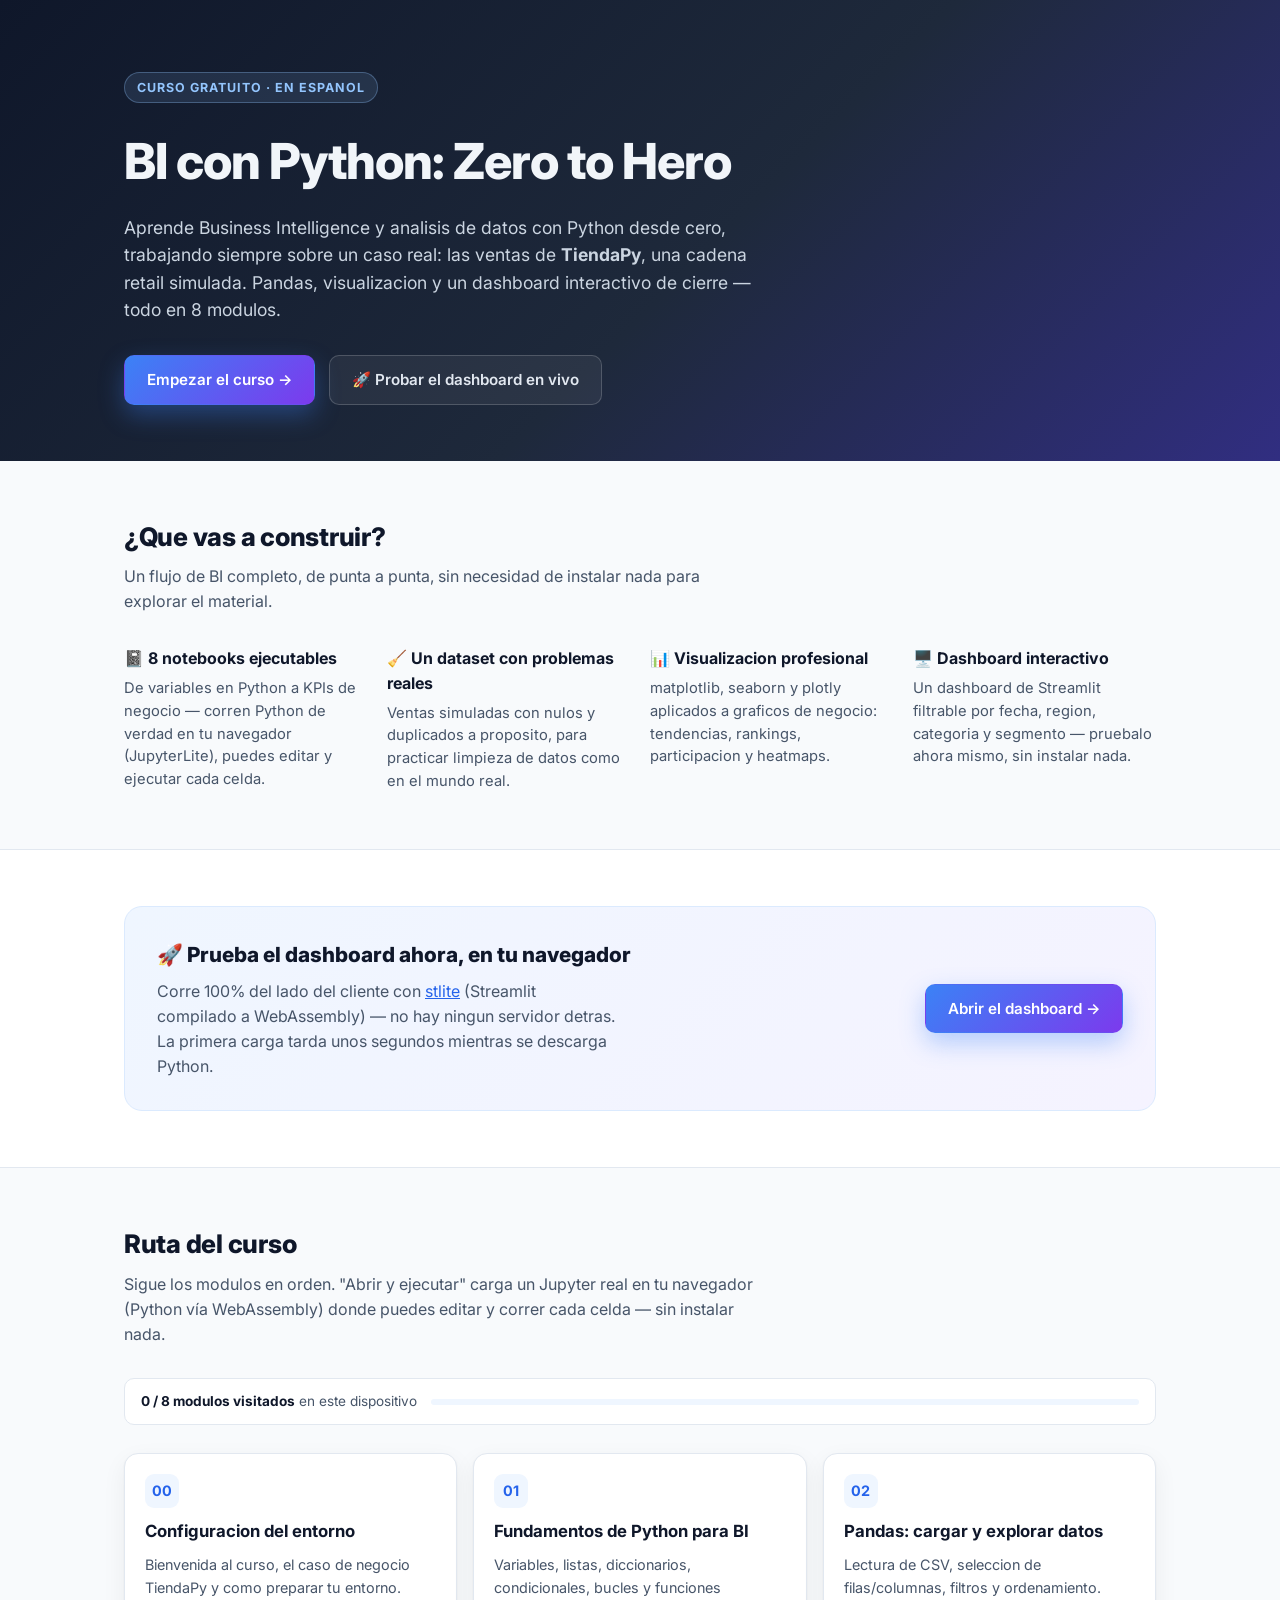
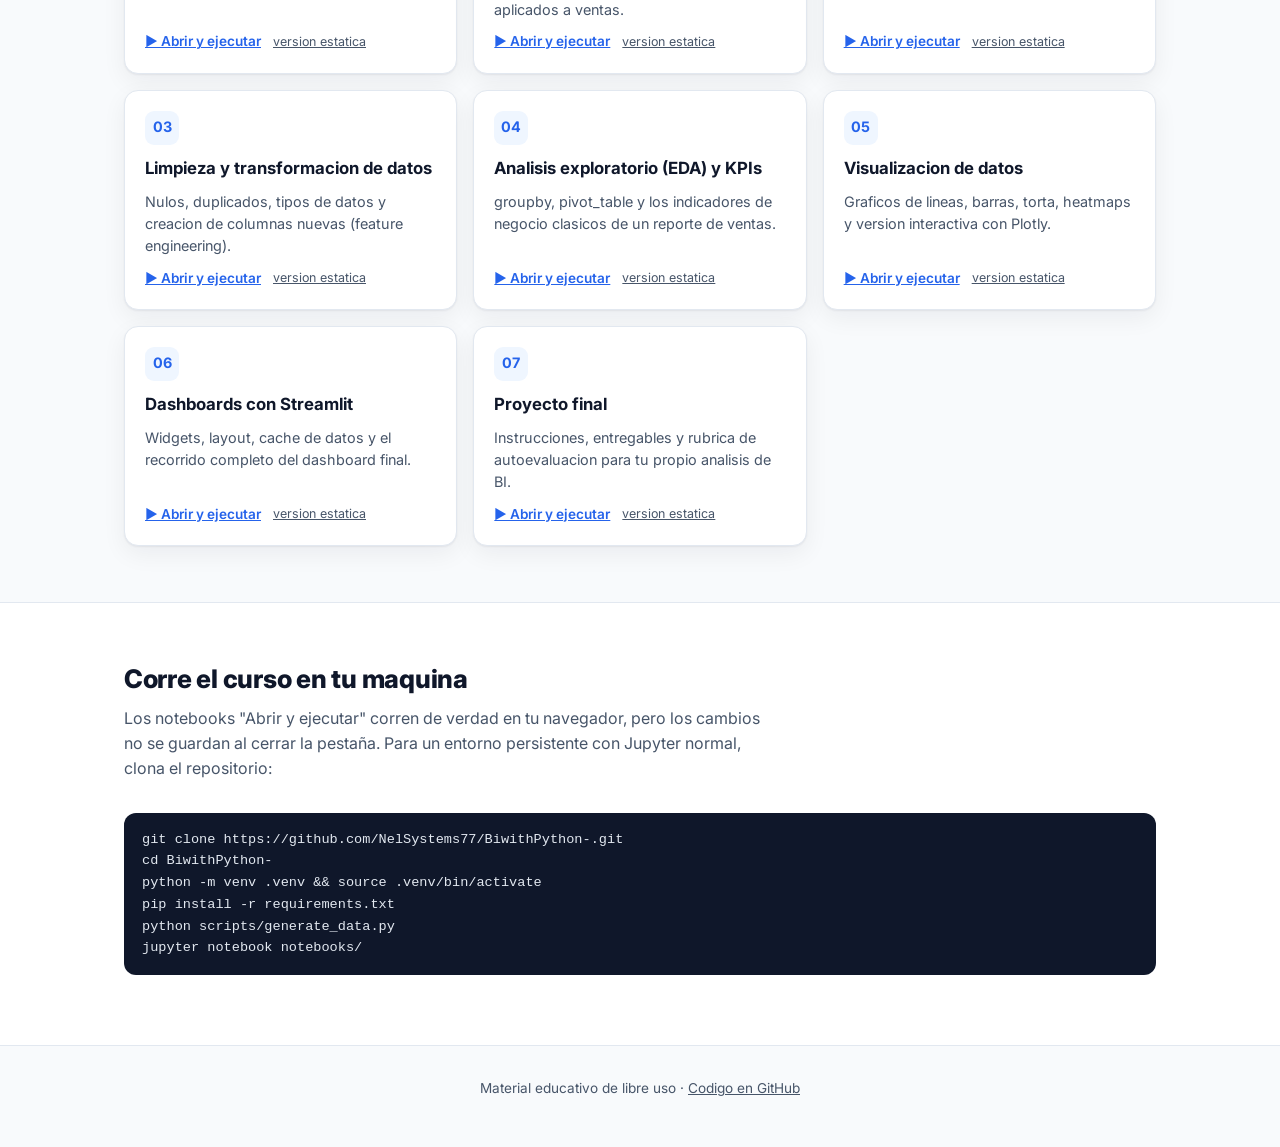
<file: docs/index.html>
<!doctype html>
<html lang="es">
<head>
  <meta charset="utf-8" />
  <meta name="viewport" content="width=device-width, initial-scale=1" />
  <title>BI con Python: Zero to Hero</title>
  <meta name="description" content="Curso practico en espanol de Business Intelligence y analisis de datos con Python: pandas, visualizacion y dashboards con Streamlit." />
  <link rel="stylesheet" href="assets/style.css" />

  <link rel="manifest" href="manifest.json" />
  <meta name="theme-color" content="#0f172a" />
  <link rel="icon" href="icons/icon-192.png" type="image/png" />
  <link rel="apple-touch-icon" href="icons/apple-touch-icon.png" />
  <meta name="mobile-web-app-capable" content="yes" />
  <meta name="apple-mobile-web-app-capable" content="yes" />
  <meta name="apple-mobile-web-app-status-bar-style" content="black-translucent" />
  <meta name="apple-mobile-web-app-title" content="BI con Python" />
  <script src="assets/pwa.js" defer></script>
  <script src="assets/progress.js" defer></script>
</head>
<body>

  <header class="hero">
    <div class="container">
      <span class="eyebrow">Curso gratuito · En espanol</span>
      <h1>BI con Python: Zero to Hero</h1>
      <p class="lead">
        Aprende Business Intelligence y analisis de datos con Python desde cero,
        trabajando siempre sobre un caso real: las ventas de <strong>TiendaPy</strong>,
        una cadena retail simulada. Pandas, visualizacion y un dashboard interactivo
        de cierre — todo en 8 modulos.
      </p>
      <div class="cta-row">
        <a class="btn btn-primary" href="lite/notebooks/index.html?path=notebooks/00_configuracion_entorno.ipynb">Empezar el curso →</a>
        <a class="btn btn-secondary" href="dashboard.html">🚀 Probar el dashboard en vivo</a>
      </div>
    </div>
  </header>

  <section>
    <div class="container">
      <h2 class="section-title">¿Que vas a construir?</h2>
      <p class="section-sub">Un flujo de BI completo, de punta a punta, sin necesidad de instalar nada para explorar el material.</p>
      <div class="features">
        <div class="feature">
          <h4>📓 8 notebooks ejecutables</h4>
          <p>De variables en Python a KPIs de negocio — corren Python de verdad en tu navegador (JupyterLite), puedes editar y ejecutar cada celda.</p>
        </div>
        <div class="feature">
          <h4>🧹 Un dataset con problemas reales</h4>
          <p>Ventas simuladas con nulos y duplicados a proposito, para practicar limpieza de datos como en el mundo real.</p>
        </div>
        <div class="feature">
          <h4>📊 Visualizacion profesional</h4>
          <p>matplotlib, seaborn y plotly aplicados a graficos de negocio: tendencias, rankings, participacion y heatmaps.</p>
        </div>
        <div class="feature">
          <h4>🖥️ Dashboard interactivo</h4>
          <p>Un dashboard de Streamlit filtrable por fecha, region, categoria y segmento — pruebalo ahora mismo, sin instalar nada.</p>
        </div>
      </div>
    </div>
  </section>

  <section class="alt">
    <div class="container">
      <div class="callout">
        <div>
          <h3>🚀 Prueba el dashboard ahora, en tu navegador</h3>
          <p>
            Corre 100% del lado del cliente con <a href="https://github.com/whitphx/stlite">stlite</a>
            (Streamlit compilado a WebAssembly) — no hay ningun servidor detras.
            La primera carga tarda unos segundos mientras se descarga Python.
          </p>
        </div>
        <a class="btn btn-primary" href="dashboard.html">Abrir el dashboard →</a>
      </div>
    </div>
  </section>

  <section>
    <div class="container">
      <h2 class="section-title">Ruta del curso</h2>
      <p class="section-sub">Sigue los modulos en orden. "Abrir y ejecutar" carga un Jupyter real en tu navegador (Python vía WebAssembly) donde puedes editar y correr cada celda — sin instalar nada.</p>

      <div class="progress-summary" id="progressSummary">
        <div class="progress-summary-text">
          <span id="progressCount">0 / 8 modulos visitados</span> en este dispositivo
        </div>
        <div class="progress-track"><div class="progress-fill" id="progressFill"></div></div>
        <button class="progress-reset" id="progressReset" hidden>Reiniciar progreso</button>
      </div>

      <div class="modules">

        <div class="module-card" data-module="00">
          <span class="module-num">00</span>
          <h3>Configuracion del entorno</h3>
          <p>Bienvenida al curso, el caso de negocio TiendaPy y como preparar tu entorno.</p>
          <div class="card-links">
            <a class="view-link" href="lite/notebooks/index.html?path=notebooks/00_configuracion_entorno.ipynb">▶ Abrir y ejecutar</a>
            <a class="view-link-alt" href="notebooks/00_configuracion_entorno.html">version estatica</a>
          </div>
        </div>

        <div class="module-card" data-module="01">
          <span class="module-num">01</span>
          <h3>Fundamentos de Python para BI</h3>
          <p>Variables, listas, diccionarios, condicionales, bucles y funciones aplicados a ventas.</p>
          <div class="card-links">
            <a class="view-link" href="lite/notebooks/index.html?path=notebooks/01_fundamentos_python.ipynb">▶ Abrir y ejecutar</a>
            <a class="view-link-alt" href="notebooks/01_fundamentos_python.html">version estatica</a>
          </div>
        </div>

        <div class="module-card" data-module="02">
          <span class="module-num">02</span>
          <h3>Pandas: cargar y explorar datos</h3>
          <p>Lectura de CSV, seleccion de filas/columnas, filtros y ordenamiento.</p>
          <div class="card-links">
            <a class="view-link" href="lite/notebooks/index.html?path=notebooks/02_pandas_basico.ipynb">▶ Abrir y ejecutar</a>
            <a class="view-link-alt" href="notebooks/02_pandas_basico.html">version estatica</a>
          </div>
        </div>

        <div class="module-card" data-module="03">
          <span class="module-num">03</span>
          <h3>Limpieza y transformacion de datos</h3>
          <p>Nulos, duplicados, tipos de datos y creacion de columnas nuevas (feature engineering).</p>
          <div class="card-links">
            <a class="view-link" href="lite/notebooks/index.html?path=notebooks/03_limpieza_datos.ipynb">▶ Abrir y ejecutar</a>
            <a class="view-link-alt" href="notebooks/03_limpieza_datos.html">version estatica</a>
          </div>
        </div>

        <div class="module-card" data-module="04">
          <span class="module-num">04</span>
          <h3>Analisis exploratorio (EDA) y KPIs</h3>
          <p>groupby, pivot_table y los indicadores de negocio clasicos de un reporte de ventas.</p>
          <div class="card-links">
            <a class="view-link" href="lite/notebooks/index.html?path=notebooks/04_analisis_exploratorio.ipynb">▶ Abrir y ejecutar</a>
            <a class="view-link-alt" href="notebooks/04_analisis_exploratorio.html">version estatica</a>
          </div>
        </div>

        <div class="module-card" data-module="05">
          <span class="module-num">05</span>
          <h3>Visualizacion de datos</h3>
          <p>Graficos de lineas, barras, torta, heatmaps y version interactiva con Plotly.</p>
          <div class="card-links">
            <a class="view-link" href="lite/notebooks/index.html?path=notebooks/05_visualizacion.ipynb">▶ Abrir y ejecutar</a>
            <a class="view-link-alt" href="notebooks/05_visualizacion.html">version estatica</a>
          </div>
        </div>

        <div class="module-card" data-module="06">
          <span class="module-num">06</span>
          <h3>Dashboards con Streamlit</h3>
          <p>Widgets, layout, cache de datos y el recorrido completo del dashboard final.</p>
          <div class="card-links">
            <a class="view-link" href="lite/notebooks/index.html?path=notebooks/06_dashboard_streamlit.ipynb">▶ Abrir y ejecutar</a>
            <a class="view-link-alt" href="notebooks/06_dashboard_streamlit.html">version estatica</a>
          </div>
        </div>

        <div class="module-card" data-module="07">
          <span class="module-num">07</span>
          <h3>Proyecto final</h3>
          <p>Instrucciones, entregables y rubrica de autoevaluacion para tu propio analisis de BI.</p>
          <div class="card-links">
            <a class="view-link" href="lite/notebooks/index.html?path=notebooks/07_proyecto_final.ipynb">▶ Abrir y ejecutar</a>
            <a class="view-link-alt" href="notebooks/07_proyecto_final.html">version estatica</a>
          </div>
        </div>

      </div>
    </div>
  </section>

  <section class="alt">
    <div class="container">
      <h2 class="section-title">Corre el curso en tu maquina</h2>
      <p class="section-sub">Los notebooks "Abrir y ejecutar" corren de verdad en tu navegador, pero los cambios no se guardan al cerrar la pestaña. Para un entorno persistente con Jupyter normal, clona el repositorio:</p>
      <pre class="code-block">git clone https://github.com/NelSystems77/BiwithPython-.git
cd BiwithPython-
python -m venv .venv &amp;&amp; source .venv/bin/activate
pip install -r requirements.txt
python scripts/generate_data.py
jupyter notebook notebooks/</pre>
    </div>
  </section>

  <footer>
    <div class="container">
      Material educativo de libre uso · <a href="https://github.com/NelSystems77/BiwithPython-">Codigo en GitHub</a>
    </div>
  </footer>

</body>
</html>
</file>
<file: docs/assets/style.css>
@import url('https://fonts.googleapis.com/css2?family=Inter:wght@400;500;600;700;800&display=swap');

:root {
  --bg: #f8fafc;
  --bg-alt: #ffffff;
  --text: #0f172a;
  --text-muted: #475569;
  --border: #e2e8f0;
  --accent: #2563eb;
  --accent-2: #7c3aed;
  --accent-soft: #eff6ff;
  --code-bg: #0f172a;
  --code-text: #e2e8f0;
  --shadow: 0 1px 2px rgba(15, 23, 42, 0.06), 0 8px 24px rgba(15, 23, 42, 0.06);
}

* { box-sizing: border-box; }

body {
  margin: 0;
  font-family: 'Inter', system-ui, -apple-system, sans-serif;
  background: var(--bg);
  color: var(--text);
  line-height: 1.55;
}

a { color: var(--accent); }

.container {
  max-width: 1080px;
  margin: 0 auto;
  padding: 0 24px;
}

/* --- Hero --- */
.hero {
  background: linear-gradient(135deg, #0f172a 0%, #1e293b 55%, #312e81 100%);
  color: #f1f5f9;
  padding: 72px 0 56px;
}

.eyebrow {
  display: inline-block;
  font-size: 0.78rem;
  font-weight: 700;
  letter-spacing: 0.08em;
  text-transform: uppercase;
  color: #93c5fd;
  background: rgba(147, 197, 253, 0.12);
  border: 1px solid rgba(147, 197, 253, 0.3);
  padding: 5px 12px;
  border-radius: 999px;
  margin-bottom: 20px;
}

.hero h1 {
  font-size: clamp(2rem, 4.2vw, 3.1rem);
  font-weight: 800;
  margin: 0 0 14px;
  letter-spacing: -0.02em;
}

.hero p.lead {
  font-size: 1.1rem;
  color: #cbd5e1;
  max-width: 640px;
  margin: 0 0 32px;
}

.cta-row {
  display: flex;
  flex-wrap: wrap;
  gap: 14px;
}

.btn {
  display: inline-flex;
  align-items: center;
  gap: 8px;
  padding: 12px 22px;
  border-radius: 10px;
  font-weight: 600;
  font-size: 0.95rem;
  text-decoration: none;
  transition: transform 0.15s ease, box-shadow 0.15s ease;
  border: 1px solid transparent;
}

.btn:hover { transform: translateY(-1px); }

.btn-primary {
  background: linear-gradient(135deg, #3b82f6, #7c3aed);
  color: #fff;
  box-shadow: 0 10px 24px rgba(59, 130, 246, 0.35);
}

.btn-secondary {
  background: rgba(255, 255, 255, 0.06);
  color: #e2e8f0;
  border-color: rgba(255, 255, 255, 0.18);
}

.btn-secondary:hover { background: rgba(255, 255, 255, 0.12); }

/* --- Sections --- */
section { padding: 56px 0; }

section.alt { background: var(--bg-alt); border-top: 1px solid var(--border); border-bottom: 1px solid var(--border); }

h2.section-title {
  font-size: 1.6rem;
  font-weight: 800;
  margin: 0 0 8px;
  letter-spacing: -0.01em;
}

p.section-sub {
  color: var(--text-muted);
  margin: 0 0 32px;
  max-width: 640px;
}

/* --- Progress summary (memoria en el dispositivo) --- */
.progress-summary {
  display: flex;
  align-items: center;
  gap: 14px;
  flex-wrap: wrap;
  margin: 20px 0 28px;
  padding: 12px 16px;
  background: var(--bg-alt);
  border: 1px solid var(--border);
  border-radius: 10px;
}

.progress-summary-text {
  font-size: 0.85rem;
  color: var(--text-muted);
  white-space: nowrap;
}

.progress-summary-text span { color: var(--text); font-weight: 700; }

.progress-track {
  flex: 1;
  min-width: 120px;
  height: 6px;
  border-radius: 999px;
  background: var(--accent-soft);
  overflow: hidden;
}

.progress-fill {
  height: 100%;
  width: 0%;
  background: linear-gradient(90deg, var(--accent), var(--accent-2));
  border-radius: 999px;
  transition: width 0.2s ease;
}

.progress-reset {
  font-size: 0.78rem;
  color: var(--text-muted);
  background: none;
  border: 1px solid var(--border);
  border-radius: 999px;
  padding: 5px 12px;
  cursor: pointer;
}

.progress-reset:hover { color: var(--text); border-color: var(--accent); }

/* --- Module cards --- */
.modules {
  display: grid;
  grid-template-columns: repeat(auto-fit, minmax(260px, 1fr));
  gap: 16px;
}

.module-card {
  background: var(--bg-alt);
  border: 1px solid var(--border);
  border-radius: 14px;
  padding: 20px;
  box-shadow: var(--shadow);
  text-decoration: none;
  color: var(--text);
  display: flex;
  flex-direction: column;
  gap: 10px;
  transition: transform 0.15s ease, border-color 0.15s ease;
  position: relative;
}

.module-card:hover { transform: translateY(-2px); border-color: #bfdbfe; }

.module-card.module-visited { border-color: #86efac; }

.module-card.module-visited::after {
  content: "✓ Visto";
  position: absolute;
  top: 14px;
  right: 16px;
  font-size: 0.72rem;
  font-weight: 700;
  color: #16a34a;
  background: #f0fdf4;
  border: 1px solid #bbf7d0;
  border-radius: 999px;
  padding: 2px 8px;
}

.module-num {
  display: inline-flex;
  align-items: center;
  justify-content: center;
  width: 34px;
  height: 34px;
  border-radius: 9px;
  background: var(--accent-soft);
  color: var(--accent);
  font-weight: 700;
  font-size: 0.9rem;
}

.module-card h3 {
  margin: 0;
  font-size: 1.05rem;
  font-weight: 700;
}

.module-card p {
  margin: 0;
  font-size: 0.9rem;
  color: var(--text-muted);
}

.module-card .card-links {
  margin-top: auto;
  display: flex;
  align-items: center;
  gap: 12px;
}

.module-card .view-link-alt {
  font-size: 0.78rem;
  color: var(--text-muted);
  text-decoration: underline;
}

.module-card .view-link {
  font-size: 0.85rem;
  font-weight: 600;
  color: var(--accent);
}

/* --- Feature grid --- */
.features {
  display: grid;
  grid-template-columns: repeat(auto-fit, minmax(220px, 1fr));
  gap: 20px;
}

.feature h4 {
  margin: 0 0 6px;
  font-size: 1rem;
  font-weight: 700;
}

.feature p {
  margin: 0;
  color: var(--text-muted);
  font-size: 0.92rem;
}

/* --- Dashboard callout --- */
.callout {
  background: linear-gradient(135deg, #eff6ff, #f5f3ff);
  border: 1px solid #dbeafe;
  border-radius: 18px;
  padding: 32px;
  display: flex;
  flex-wrap: wrap;
  align-items: center;
  justify-content: space-between;
  gap: 24px;
}

.callout h3 {
  margin: 0 0 8px;
  font-size: 1.3rem;
  font-weight: 800;
}

.callout p {
  margin: 0;
  color: var(--text-muted);
  max-width: 460px;
}

/* --- Code block --- */
pre.code-block {
  background: var(--code-bg);
  color: var(--code-text);
  padding: 16px 18px;
  border-radius: 12px;
  overflow-x: auto;
  font-size: 0.85rem;
  line-height: 1.6;
}

/* --- Footer --- */
footer {
  padding: 32px 0 48px;
  color: var(--text-muted);
  font-size: 0.85rem;
  text-align: center;
}

footer a { color: var(--text-muted); }
</file>
